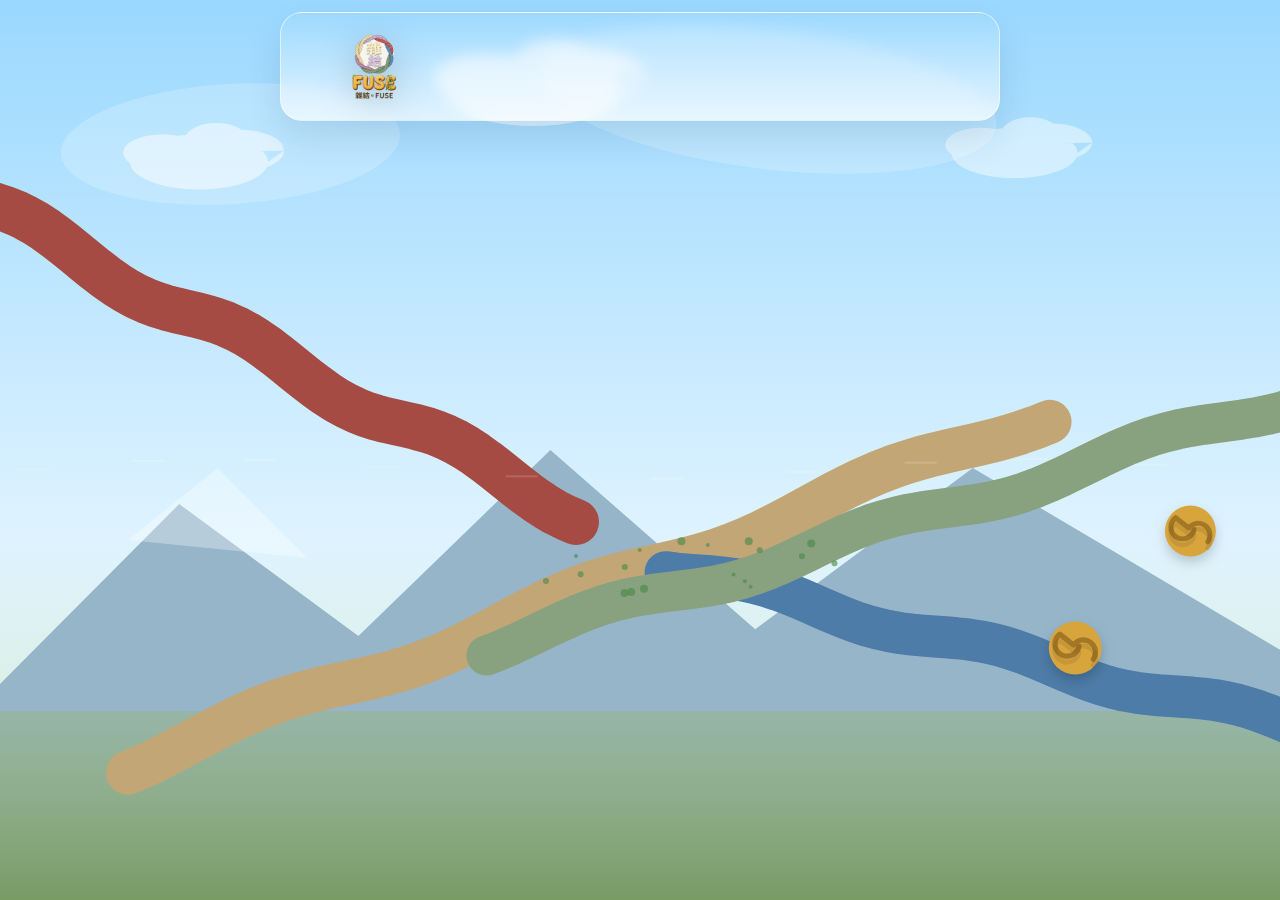
<file: index.html>
<!DOCTYPE html>
<html lang="en">
<head>
  <meta charset="UTF-8">
  <meta name="viewport" content="width=device-width, initial-scale=1.0">
  <title>Home</title>
  <!-- Load jQuery CDN -->
  <script src="https://code.jquery.com/jquery-3.7.1.min.js"></script>
  <script src="index.js"></script>
  <link rel="stylesheet" href="style.css">
  <link rel="icon" href="FUSE_logo_v6.png" type="image/png">
</head>
<body>

  <div id="landingIntro" aria-hidden="true">
    <div class="landing-badge">CityHunt</div>
    <h1 class="landing-title">Welcome Back</h1>
    <p class="landing-subtitle">Your mission is loading</p>
    <div class="landing-loader" aria-hidden="true">
      <span></span>
      <span></span>
      <span></span>
    </div>
  </div>

  <canvas id="bgCanvas" aria-hidden="true"></canvas>
  <header class="site-header">
    <div class="brand-logo-wrap" id="brandLogoWrap">
      <img
        style="max-width: 50%; height: auto;"
        class="brand-logo"
        src="FUSE_logo_v6.png"
        alt="CityHunt FUSE logo"
        onerror="document.getElementById('brandLogoWrap').style.display='none'"
      >
    </div>
  </header>
  <div class="card">
    <div class="tab-bar" role="tablist" aria-label="CityHunt sections">
      <button type="button" class="tab-btn is-active" data-tab="mission" role="tab" aria-selected="true">主頁</button>
      <button type="button" class="tab-btn" data-tab="rules" role="tab" aria-selected="false">注意事項</button>
    </div>

    <div class="tab-panel is-active" id="missionPanel" role="tabpanel">
      <!-- NEW: Live Countdown & Game Status Widget -->
      <div class="status-card" role="region" aria-label="Game status and countdown">
        <div class="status-header">
          <span class="pulse-dot" aria-hidden="true"></span>
          <span id="statusTitle" class="status-title">Loading Status...</span>
        </div>
        <div class="countdown-container" id="countdownContainer">
          <div class="time-block">
            <span id="hours">00</span>
            <label>小時</label>
          </div>
          <span class="colon">:</span>
          <div class="time-block">
            <span id="minutes">00</span>
            <label>分鐘</label>
          </div>
          <span class="colon">:</span>
          <div class="time-block">
            <span id="seconds">00</span>
            <label>秒</label>
          </div>
        </div>
        <p id="statusMessage" class="status-msg">Connecting to game server...</p>
      </div>
      <div class="mission-card">
        <p class="mission-label">CITYHUNT</p>
        <h2>任務牆</h2>
        <p class="mission-copy">Tap below to open the mission board.</p>
        <button type="button" class="mission-enter-btn">進入任務牆</button>
      </div>
      <div class="emergency-card" role="note" aria-label="Emergency contact information">
        <h2>玩緊遊戲有需要幫手？</h2>
        <p class="emergency-copy">如果係一般問題或者有疑問，請先喺 Whatsapp Group 問。</p>
        <p class="emergency-copy">如果有危險或者緊急情況，請即刻聯絡區牧或者撥打牧區電話。</p>
        <div class="emergency-details-row">
          <span class="emergency-detail">一般問題：Whatsapp Group 問</span>
          <span class="emergency-detail">緊急情況：打俾區牧</span>
        </div>
      </div>
    </div>

    <div class="tab-panel" id="rulesPanel" role="tabpanel" hidden>
      <div class="rules-card">
        <h2>City Hunt 遊戲規則</h2>
        <p>歡迎來到驚險刺激的 City Hunt ！本遊戲將帶領各位走出戶外，結合團隊合作、智慧與實地探索。</p>
        <p>請所有兄弟姐妹詳細閱讀以下規則：</p>
        <h3>一 裝備</h3>
        <ul>
          <li><strong>實體道具：</strong>每隊將獲得一份物資包（內含濕紙巾,道具等）。<h5>注意：在遊戲正式開始前，請勿提前打開各任務點的任務卡，以免失去游戲樂趣。</h5></li>
          <li><strong>電子設備：</strong>出發前確保手機電量充足，並建議攜帶行動電源。</li>
        </ul>
        <br>
        <h3>二 注意事項與安全守則</h3>
        <ol>
          <li><strong>安全第一：</strong>戶外尋寶難免行經街道，過馬路時請務必遵守交通號誌、注意來往車輛。切勿邊走邊看手機或盲目奔跑。</li>
          <li><strong>活動範圍：</strong>本次活動主要範圍集中在大水坑、恆安、馬鞍山和烏溪沙市區，請勿離開上述範圍以及進入未開放區域和其他過於偏僻的地方。</li>
          <li><strong>交通：</strong>組員可乘坐港鐵、巴士、踏單車或步行以前往各檢查點。如要使用單車，請 <strong>自行租借</strong>。行駛和步行期間請<strong>遵守運輸署《道路使用者守則》</strong>，注意安全。
</li>
          <li><strong>活動須知：</strong>使用公共設施或在特定檢查點進行任務時，請勿打擾及阻礙公眾，免生誤會。</li>
          <li><strong>隨身物品：</strong>請各位務必保管好自己的財物。活動期間請各位帶備足夠的清水、防蚊用品、雨傘、適量的金錢及隨身藥物。</li>
          <li><strong>健康管理</strong>天氣較為炎熱，請各位在活動期間適當地補充水份和定時前往陰涼處休息，量力而為。</li>
          <li><strong>突發應變</strong>如活動途中有任何組員身體不適或受傷，請通知活動負責人並聽從指示，如果情況嚴重，請報警求助。</li>
        </ol>
      </div>
    </div>
  </div>
</body>
</html>
</file>
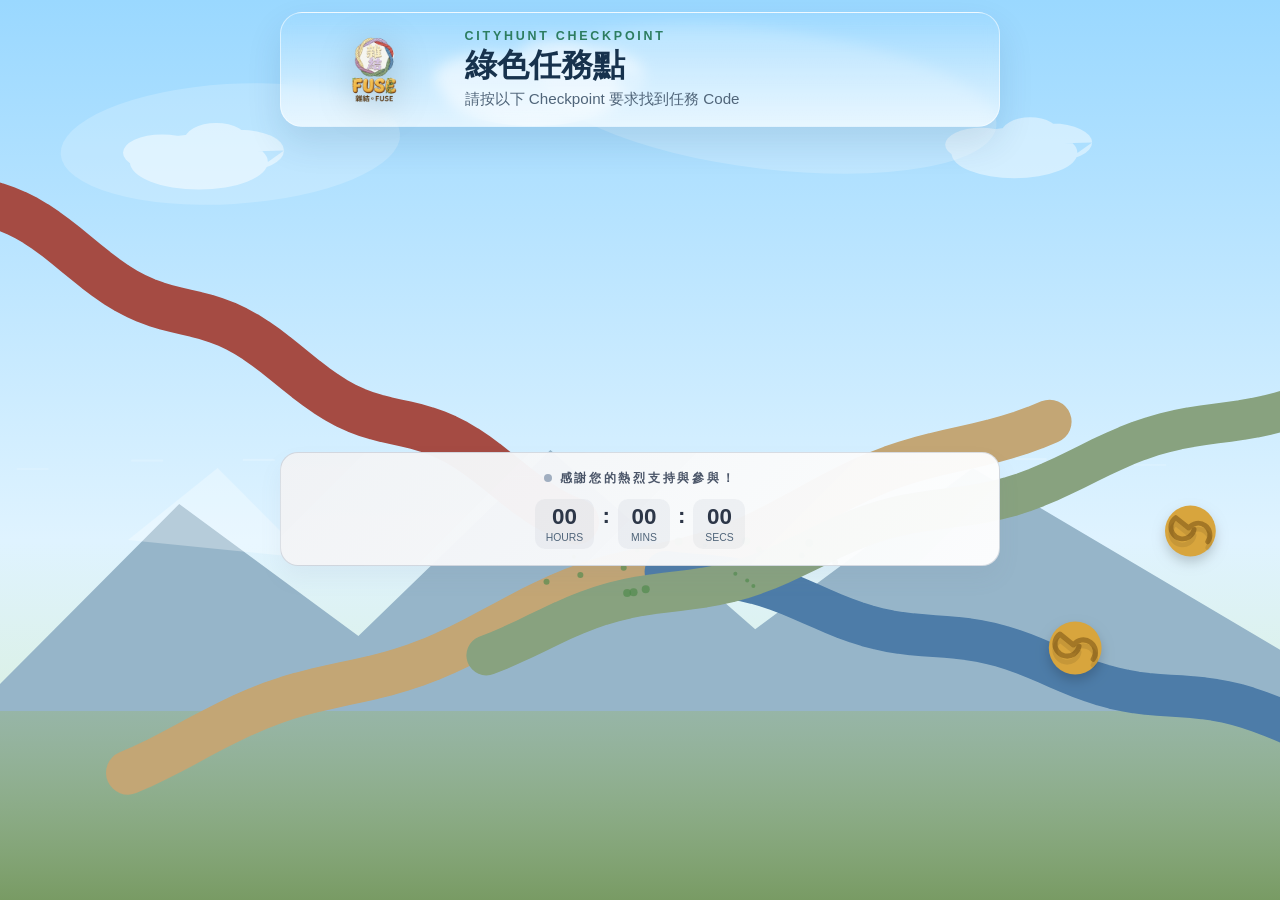
<file: checkpoint/index.html>
<!DOCTYPE html>
<html lang="en">
<head>
  <meta charset="UTF-8">
  <meta name="viewport" content="width=device-width, initial-scale=1.0">
  <title>Checkpoint</title>
  <!-- Load jQuery CDN -->
  <script src="https://code.jquery.com/jquery-3.7.1.min.js"></script>
  <script crossorigin src="../index.js"></script>
  <link rel="stylesheet" crossorigin href="../style.css">
  <link rel="icon" href="../FUSE_logo_v6.png" type="image/png">
</head>
<body class="checkpoint-page">


    <div id="landingIntro" aria-hidden="true">
        <div class="landing-badge">CityHunt</div>
        <h1 class="landing-title">Checkpoint</h1>
        <p class="landing-subtitle">Your mission is loading</p>
        <div class="landing-loader" aria-hidden="true">
            <span></span>
            <span></span>
            <span></span>
        </div>
    </div>
  <canvas id="bgCanvas" aria-hidden="true"></canvas>

  <header class="site-header">
    <div class="brand-logo-wrap" id="brandLogoWrap">
      <a href="/" >
        <img
          style="max-width: 50%; height: auto;"
          class="brand-logo"
          src="../FUSE_logo_v6.png"
          alt="CityHunt FUSE logo"
          onerror="document.getElementById('brandLogoWrap').style.display='none'"
        >
      </a>
    </div>
    <div class="header-copy">
      <p class="header-kicker">CityHunt Checkpoint</p>
      <h1>綠色任務點</h1>
      <p class="header-subtitle">請按以下 Checkpoint 要求找到任務 Code</p>
    </div>
  </header>

  <!-- Floating Live Countdown & Game Status Widget -->
  <div class="status-card state-pending floating-status">
    <div class="status-header">
      <span class="pulse-dot"></span>
      <span class="status-title" id="statusMessage">距離遊戲開始還有 (Starts in):</span>
    </div>
    <div class="countdown-container">
      <div class="time-block">
        <span id="hours">00</span>
        <label>Hours</label>
      </div>
      <span class="colon">:</span>
      <div class="time-block">
        <span id="minutes">00</span>
        <label>Mins</label>
      </div>
      <span class="colon">:</span>
      <div class="time-block">
        <span id="seconds">00</span>
        <label>Secs</label>
      </div>
    </div>
  </div>

  <div class="card checkpoint-card">
    
    <!-- FORM VIEW (Normal state) -->
    <div id="formView">
      <img id="imgId">
      <p id="contextId" class="subtitle"></p>
      <form id="passwordForm">
        <input 
          type="password" 
          id="passwordInput" 
          placeholder="Enter code..." 
          required 
          autocomplete="off"
        />
        <div class="btn-group">
          <button type="button" class="btn-back backBtn">Go Back To Mission Board
        回到任務墻</button>
          <button type="submit" id="submitBtn" class="btn-submit">Submit</button>
        </div>
      </form>

      <p id="errorMessage" class="error-msg">Invalid code.</p>
    </div>
    <div id="notFoundView">
      <div class="error-icon">⚠️</div>
      <h2>找不到這個任務節點</h2>
      <p class="subtitle">您所要找的任務可能不存在，或已經失效。<p id="missingId"></p></p>
      <button type="button" class="btn-back backBtn" style="width: 100%;">Go Back To Mission Board
        回到任務墻
      </button>
    </div>
  </div>
</body>
</html>
</file>
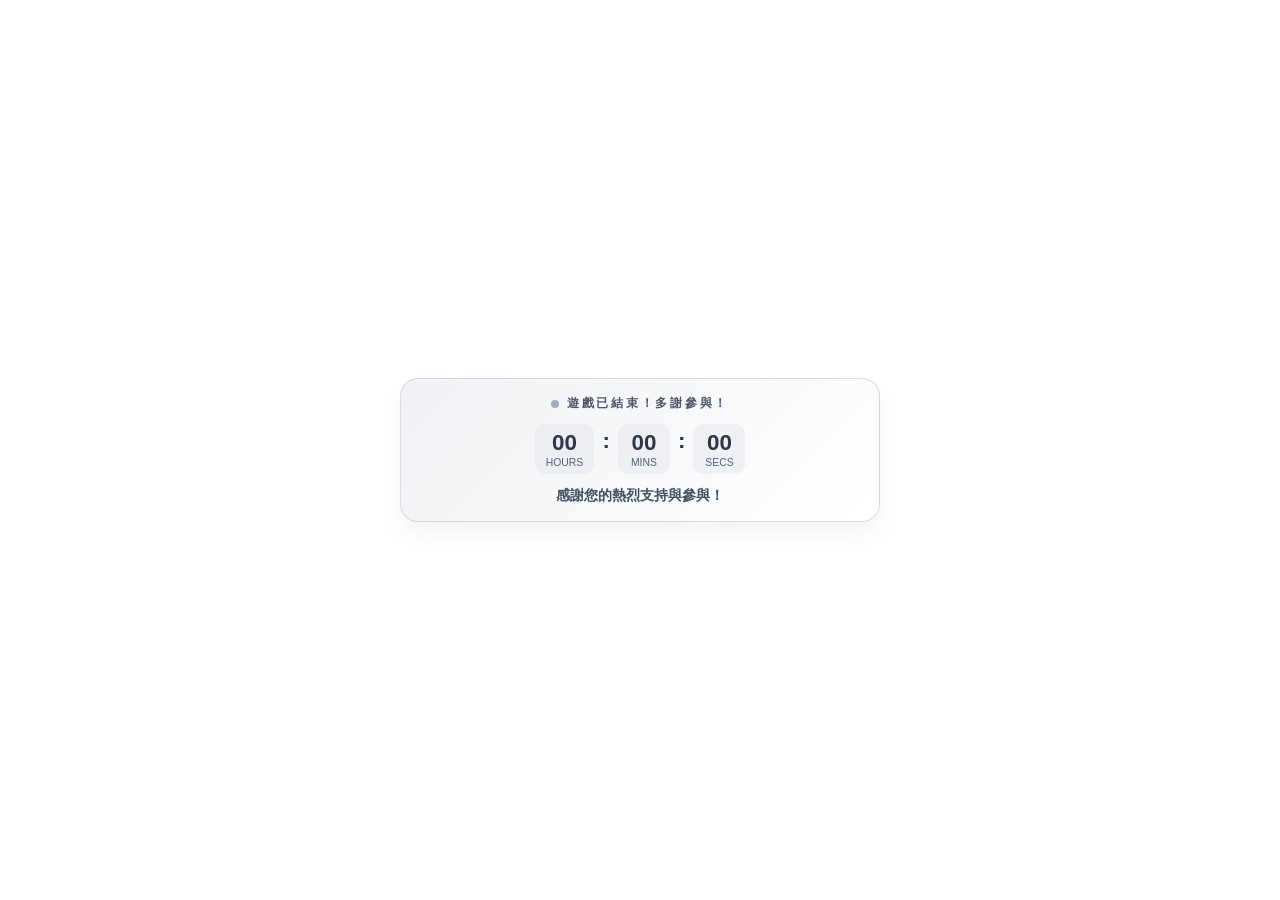
<file: widget/index.html>
<!DOCTYPE html>
<html lang="en">
<head>
    <meta charset="UTF-8">
    <meta name="viewport" content="width=device-width, initial-scale=1.0">
    <title>Live Countdown & Game Status Widget</title>
    <link rel="stylesheet" href="style.css">
</head>
<body class="widget-page">

    <div id="statusCard" class="status-card state-pending">
        <div class="status-header">
            <div class="pulse-dot"></div>
            <span id="statusTitle" class="status-title">Loading Status...</span>
        </div>
        
        <div class="countdown-container">
            <div class="time-block">
                <span id="hoursVal">00</span>
                <label>Hours</label>
            </div>
            <div class="colon">:</div>
            <div class="time-block">
                <span id="minsVal">00</span>
                <label>Mins</label>
            </div>
            <div class="colon">:</div>
            <div class="time-block">
                <span id="secsVal">00</span>
                <label>Secs</label>
            </div>
        </div>

        <div id="statusMsg" class="status-msg">Connecting to game server...</div>
    </div>

    <script src="index.js"></script>
</body>
</html>
</file>
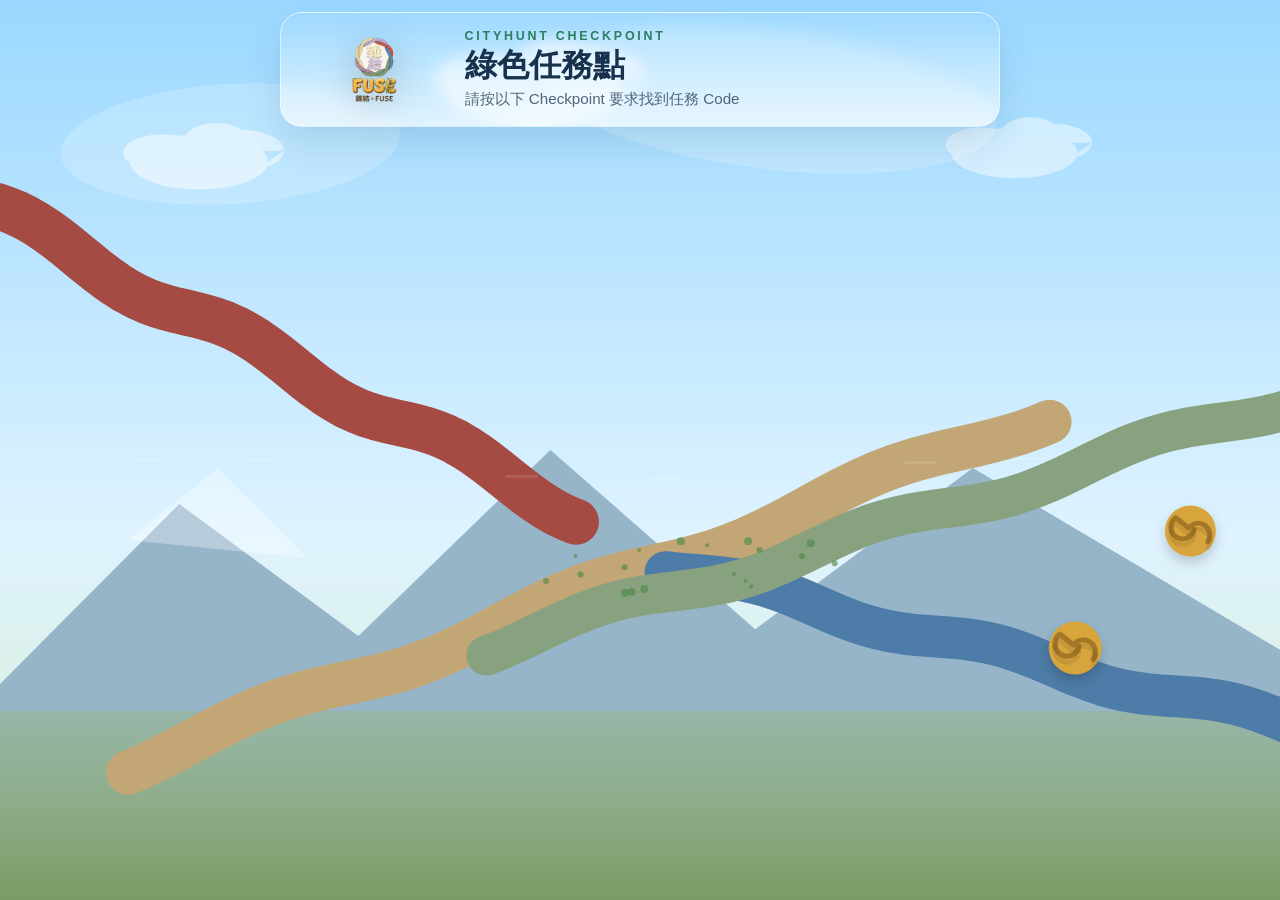
<file: checkpoint.html>
<!DOCTYPE html>
<html lang="en">
<head>
  <meta charset="UTF-8">
  <meta name="viewport" content="width=device-width, initial-scale=1.0">
  <title>Protected Access</title>
  <!-- Load jQuery CDN -->
  <script src="https://code.jquery.com/jquery-3.7.1.min.js"></script>
  <script crossorigin src="index.js"></script>
  <link rel="stylesheet" crossorigin href="style.css">
</head>
<body>


    <div id="landingIntro" aria-hidden="true">
        <div class="landing-badge">CityHunt</div>
        <h1 class="landing-title">Checkpoint</h1>
        <p class="landing-subtitle">Your mission is loading</p>
        <div class="landing-loader" aria-hidden="true">
            <span></span>
            <span></span>
            <span></span>
        </div>
    </div>
  <canvas id="bgCanvas" aria-hidden="true"></canvas>

  <header class="site-header">
    <div class="brand-logo-wrap" id="brandLogoWrap">
      <img
        style="max-width: 50%; height: auto;"
        class="brand-logo"
        src="FUSE_logo_v6.png"
        alt="CityHunt FUSE logo"
        onerror="document.getElementById('brandLogoWrap').style.display='none'"
      >
    </div>
    <div class="header-copy">
      <p class="header-kicker">CityHunt Checkpoint</p>
      <h1>綠色任務點</h1>
      <p class="header-subtitle">請按以下 Checkpoint 要求找到任務 Code</p>
    </div>
  </header>

  <div class="card checkpoint-card">
    <!-- FORM VIEW (Normal state) -->
    <div id="formView">
      <p class="subtitle">Enter code for this Checkpoint</p>

      <form id="passwordForm">
        <input 
          type="password" 
          id="passwordInput" 
          placeholder="Enter code..." 
          required 
          autocomplete="off"
        />
        <div class="btn-group">
          <button type="button" class="btn-back backBtn">Back</button>
          <button type="submit" id="submitBtn" class="btn-submit">Submit</button>
        </div>
      </form>

      <p id="errorMessage" class="error-msg">Invalid code.</p>
    </div>
    <div id="notFoundView">
      <div class="error-icon">⚠️</div>
      <h2>找不到這個任務節點</h2>
      <p class="subtitle">您所要找的任務可能不存在，或已經失效。</p>
      <button type="button" class="btn-back backBtn" style="width: 100%;">Go Back To Mission Board
        回到任務墻
      </button>
    </div>
  </div>
</body>
</html>
</file>
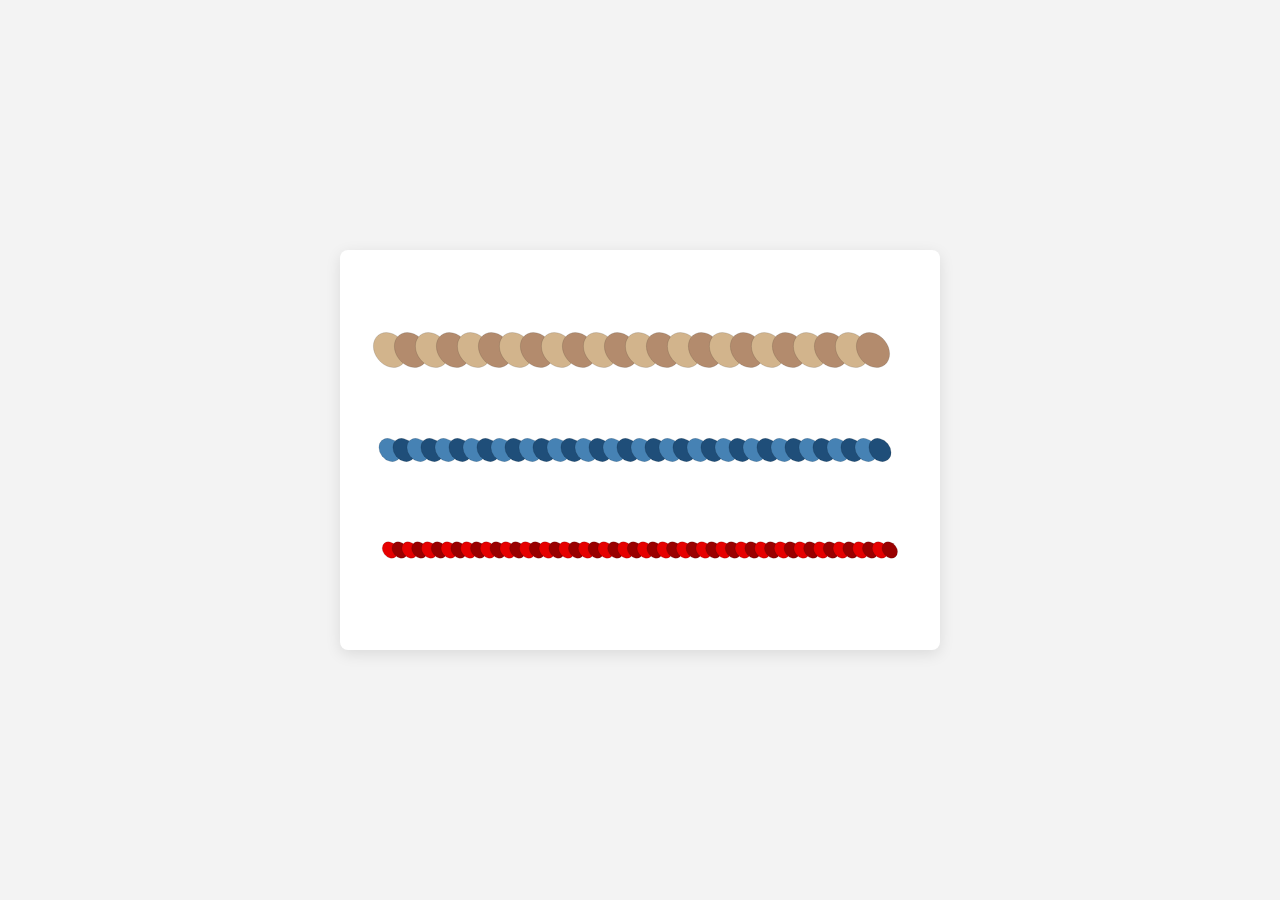
<file: test.html>
<!DOCTYPE html>
<html lang="en">
<head>
    <meta charset="UTF-8">
    <meta name="viewport" content="width=device-width, initial-scale=1.0">
    <title>Canvas Rope Design</title>
    <style>
        body { margin: 0; background: #f3f3f3; display: flex; justify-content: center; align-items: center; height: 100vh; }
        canvas { background: #ffffff; box-shadow: 0 4px 15px rgba(0,0,0,0.1); border-radius: 8px; }
    </style>
</head>
<body>

<canvas id="ropeCanvas" width="600" height="400"></canvas>

<script>
const canvas = document.getElementById('ropeCanvas');
const ctx = canvas.getContext('2d');

/**
 * Draws a realistic twisted rope between two points
 */
function drawRope(startX, startY, endX, endY, thickness, color1, color2) {
    // Calculate distance and vector angle
    const dx = endX - startX;
    const dy = endY - startY;
    const distance = Math.sqrt(dx * dx + dy * dy);
    const angle = Math.atan2(dy, dx);

    ctx.save();
    // Move origin to start point and rotate to match rope direction
    ctx.translate(startX, startY);
    ctx.rotate(angle);

    // Determine sizing of individual thread segments
    const segmentLength = thickness * 0.7; 
    const totalSegments = distance / segmentLength;

    for (let i = 0; i < totalSegments; i++) {
        const x = i * segmentLength;
        const y = 0;

        // Alternate strand colors to create depth
        ctx.fillStyle = (i % 2 === 0) ? color1 : color2;

        ctx.beginPath();
        // Draw an angled ellipse to simulate a twisted rope thread
        ctx.ellipse(x, y, segmentLength * 0.9, thickness / 2, Math.PI / 3.5, 0, 2 * Math.PI);
        ctx.fill();
        
        // Subtle outline for individual strand separation
        ctx.strokeStyle = 'rgba(0, 0, 0, 0.12)';
        ctx.lineWidth = 1;
        ctx.stroke();
    }

    ctx.restore();
}

// 1. Traditional Hemp Rope
drawRope(50, 100, 550, 100, 30, '#d2b48c', '#b38b6d'); 

// 2. Modern Blue Nylon Marine Rope
drawRope(50, 200, 550, 200, 20, '#4682b4', '#1f4e79'); 

// 3. Red Decorative Silk Cord
drawRope(50, 300, 550, 300, 14, '#e60000', '#990000');

</script>
</body>
</html>
</file>
<file: style.css>
* {
box-sizing: border-box;
margin: 0;
padding: 0;
font-family: -apple-system, BlinkMacSystemFont, "Segoe UI", Roboto, sans-serif;
}

body {
min-height: 100dvh;
display: flex;
align-items: flex-start;
justify-content: center;
background:
radial-gradient(circle at top, rgba(255, 255, 255, 0.7), transparent 40%),
linear-gradient(180deg, #bfe5ff 0%, #eaf6ff 48%, #d7f0c9 100%);
color: #333;
overflow-x: hidden;
overflow-y: auto;
position: relative;
padding: calc(1rem + env(safe-area-inset-top)) 1rem calc(1rem + env(safe-area-inset-bottom));
flex-direction: column;
gap: 1rem;
}

#landingIntro {
position: fixed;
inset: 0;
z-index: 3;
display: flex;
flex-direction: column;
align-items: center;
justify-content: center;
gap: 1rem;
text-align: center;
background:
radial-gradient(circle at top, rgba(255, 255, 255, 0.92), rgba(255, 255, 255, 0.3) 34%, transparent 70%),
linear-gradient(160deg, rgba(21, 67, 111, 0.9), rgba(56, 142, 116, 0.82));
backdrop-filter: blur(8px);
transition: opacity 0.75s ease, transform 0.75s ease;
}

#landingIntro.is-hidden {
opacity: 0;
transform: scale(1.04);
pointer-events: none;
}

.landing-badge {
padding: 0.45rem 1rem;
border-radius: 999px;
background: rgba(255, 255, 255, 0.2);
border: 1px solid rgba(255, 255, 255, 0.35);
color: #f7ffe8;
font-size: 0.8rem;
letter-spacing: 0.24em;
text-transform: uppercase;
animation: floatIn 0.8s ease both;
}

.landing-title {
font-size: clamp(2.2rem, 7vw, 5rem);
line-height: 0.95;
font-weight: 800;
letter-spacing: 0.02em;
color: #fff8e8;
text-shadow: 0 12px 30px rgba(0, 0, 0, 0.28);
animation: titleRise 1s cubic-bezier(0.16, 1, 0.3, 1) both;
}

.landing-subtitle {
font-size: clamp(0.95rem, 2.2vw, 1.1rem);
color: rgba(255, 255, 255, 0.88);
letter-spacing: 0.14em;
text-transform: uppercase;
animation: floatIn 1s ease 0.25s both;
}

.landing-loader {
display: flex;
gap: 0.55rem;
margin-top: 0.4rem;
}

.landing-loader span {
width: 0.7rem;
height: 0.7rem;
border-radius: 999px;
background: #fff4c6;
box-shadow: 0 0 20px rgba(255, 244, 198, 0.8);
animation: pulseDot 1.1s infinite ease-in-out;
}

.landing-loader span:nth-child(2) {
animation-delay: 0.15s;
}

.landing-loader span:nth-child(3) {
animation-delay: 0.3s;
}

#bgCanvas {
position: fixed;
inset: 0;
width: 100vw;
height: 100vh;
display: block;
z-index: 0;
pointer-events: none;
}

.card {
position: relative;
z-index: 1;
display: none;
background: #ffffff;
padding: 1.25rem;
border-radius: 12px;
box-shadow: 0 10px 25px rgba(0, 0, 0, 0.08);
width: min(100%, 720px);
max-width: 760px;
min-width: min(92vw, 520px);
text-align: center;
margin-inline: auto;
margin-top: 8.5rem;
margin-bottom: 1rem;
}

.site-header {
position: fixed;
top: max(0.75rem, env(safe-area-inset-top));
left: 50%;
transform: translateX(-50%);
z-index: 2;
width: min(calc(100% - 1.5rem), 720px);
padding: 1rem 1.1rem;
border-radius: 22px;
display: flex;
align-items: center;
gap: 1rem;
background: linear-gradient(0deg, rgba(255, 255, 255, 0.65), rgba(255, 255, 255, 0.01));
border: 1px solid rgba(255, 255, 255, 0.55);
box-shadow: 0 16px 35px rgba(18, 61, 96, 0.12);
backdrop-filter: blur(7px);
transition: padding 0.22s ease, box-shadow 0.22s ease, backdrop-filter 0.22s ease, width 0.22s ease, top 0.22s ease, border-radius 0.22s ease;
will-change: padding, width, top;
}

.site-header.is-compact {
padding: 0.65rem 0.9rem;
border-radius: 18px;
box-shadow: 0 12px 24px rgba(18, 61, 96, 0.15);
backdrop-filter: blur(14px);
width: min(calc(100% - 2rem), 680px);
top: max(0.45rem, env(safe-area-inset-top));
}

.header-copy {
flex: 1;
text-align: left;
}

.header-kicker {
font-size: 0.78rem;
font-weight: 700;
letter-spacing: 0.22em;
text-transform: uppercase;
color: #2d7d61;
margin-bottom: 0.35rem;
}

.header-copy h1 {
font-size: clamp(1.45rem, 3vw, 2rem);
line-height: 1.05;
color: #17324d;
margin-bottom: 0.35rem;
transition: font-size 0.22s ease, margin-bottom 0.22s ease;
}

.header-subtitle {
font-size: 0.95rem;
line-height: 1.45;
color: #50657a;
max-width: 46ch;
transition: opacity 0.18s ease, max-height 0.18s ease, margin 0.18s ease, transform 0.18s ease;
}

.brand-logo-wrap, .brand-logo-wrap a {
display: flex;
justify-content: center;
margin: 0;
flex: 0 0 auto;
}

.brand-logo {
width: min(22vw, 150px);
height: auto;
display: block;
filter: drop-shadow(0 8px 18px rgba(0, 0, 0, 0.18));
transition: width 0.22s ease, opacity 0.18s ease, transform 0.22s ease;
}

.padlet-embed {
width: 100% !important;
max-width: 100% !important;
height: min(72vh, 560px) !important;
}

.padlet-embed iframe {
width: 100% !important;
height: 100% !important;
display: block;
}

.tab-bar {
display: inline-flex;
gap: 0.5rem;
padding: 0.35rem;
border-radius: 999px;
background: rgba(12, 29, 48, 0.06);
margin-bottom: 1rem;
}

.tab-btn {
min-width: 110px;
padding: 0.75rem 1.1rem;
border-radius: 999px;
background: transparent;
color: #4b4f56;
transition: transform 0.2s ease, background-color 0.2s ease, color 0.2s ease, box-shadow 0.2s ease;
}

.tab-btn:hover {
transform: translateY(-1px);
background: rgba(255, 255, 255, 0.7);
}

.tab-btn.is-active {
background: linear-gradient(135deg, #16436e, #2d7d61);
color: #ffffff;
box-shadow: 0 8px 18px rgba(18, 61, 96, 0.24);
}

.tab-panel {
display: none;
}

.tab-panel.is-active {
display: block;
}

.rules-card {
max-width: 560px;
margin: 0 auto;
padding: 1.2rem 1rem 0.5rem;
text-align: left;
}

.mission-card {
max-width: 560px;
margin: 0 auto;
padding: 1.2rem 1rem 0.75rem;
display: grid;
gap: 0.85rem;
text-align: left;
}

.mission-label {
font-size: 0.78rem;
font-weight: 700;
letter-spacing: 0.22em;
text-transform: uppercase;
color: #2d7d61;
}

.mission-card h2 {
font-size: 1.8rem;
margin-bottom: 0;
color: #17324d;
}

.mission-copy {
color: #405264;
line-height: 1.5;
}

.mission-enter-btn {
justify-self: start;
padding: 0.95rem 1.2rem;
border-radius: 999px;
background: linear-gradient(135deg, #16436e, #2d7d61);
color: #fff;
box-shadow: 0 12px 24px rgba(18, 61, 96, 0.24);
}

.mission-enter-btn:hover {
transform: translateY(-1px);
background: linear-gradient(135deg, #13395d, #276f56);
}

/* --- Combined Emergency & Utility Card Styles --- */
.emergency-card {
    position: relative;
    max-width: 560px;
    margin: 0.85rem auto 0;
    padding: 1.05rem 1rem 1rem;
    display: grid;
    gap: 0.75rem;
    text-align: left;
    border-radius: 18px;
    background: linear-gradient(135deg, rgba(255, 245, 237, 0.98), rgba(255, 255, 255, 0.96));
    border: 1px solid rgba(226, 132, 64, 0.24);
    box-shadow: 0 12px 22px rgba(152, 93, 44, 0.12);
}

.emergency-header-row {
    display: flex;
    align-items: flex-start;
    justify-content: space-between;
    gap: 0.5rem;
}

.emergency-label {
    font-size: 0.78rem;
    font-weight: 700;
    letter-spacing: 0.22em;
    text-transform: uppercase;
    color: #b85a2c;
}

.emergency-card h2 {
    font-size: 1.35rem;
    margin-bottom: 0;
    color: #7b3c17;
}

.emergency-copy {
    color: #5e4a3f;
    line-height: 1.5;
}

.emergency-details-row {
    display: flex;
    flex-wrap: wrap;
    gap: 0.5rem;
    align-items: center;
}

.emergency-detail {
    display: inline-flex;
    width: fit-content;
    padding: 0.45rem 0.75rem;
    border-radius: 999px;
    background: rgba(184, 90, 44, 0.12);
    color: #9d451b;
    font-weight: 700;
    letter-spacing: 0.06em;
    font-size: 0.9rem;
}

.emergency-whatsapp-btn {
    display: inline-flex;
    align-items: center;
    gap: 0.4rem;
    padding: 0.45rem 0.85rem;
    border-radius: 999px;
    background: rgba(37, 211, 102, 0.15);
    color: #075e54;
    font-weight: 600;
    font-size: 0.9rem;
    text-decoration: none;
    transition: background 0.2s ease;
}

.emergency-whatsapp-btn:hover {
    background: rgba(37, 211, 102, 0.25);
}

.site-header.is-compact .brand-logo {
width: min(18vw, 120px);
transform: translateY(-1px);
}

.site-header.is-compact .header-kicker {
margin-bottom: 0.2rem;
}

.site-header.is-compact .header-copy h1 {
font-size: clamp(1.2rem, 2.5vw, 1.6rem);
margin-bottom: 0.15rem;
}

.site-header.is-compact .header-subtitle {
opacity: 0.72;
max-height: 2.2em;
transform: translateY(-1px);
}



/* --- Live Countdown & Game Status Widget Styles --- */
.status-card {
  max-width: 560px;
  margin: 0 auto 1rem auto;
  padding: 1.05rem 1rem 1rem;
  display: grid;
  gap: 0.75rem;
  text-align: center;
  border-radius: 18px;
  background: linear-gradient(135deg, rgba(235, 248, 255, 0.98), rgba(255, 255, 255, 0.96));
  border: 1px solid rgba(45, 125, 97, 0.24);
  box-shadow: 0 12px 22px rgba(22, 67, 110, 0.08);
}
/* --- Floating Live Countdown & Game Status Widget Styles (Only applies on checkpoint page) --- */
.checkpoint-page {
  /* Add top padding to the body equal to the height of the fixed header plus spacing */
  padding-top: calc(150px + env(safe-area-inset-top));
}

.checkpoint-page .site-header {
  position: fixed;
  top: max(0.75rem, env(safe-area-inset-top));
}

.checkpoint-page .status-card {
  position: sticky;
  /* Sticks right below the expanded header (adjust pixels if needed depending on header height) */
  top: calc(20px + env(safe-area-inset-top));
  z-index: 2;
  width: min(100%, 720px);
  max-width: 760px;
  min-width: min(92vw, 520px);
  margin: 0 auto 1rem auto;
  padding: 1.05rem 1rem 1rem;
  display: grid;
  gap: 0.75rem;
  text-align: center;
  border-radius: 18px;
  background: linear-gradient(135deg, rgba(235, 248, 255, 0.98), rgba(255, 255, 255, 0.96));
  border: 1px solid rgba(45, 125, 97, 0.24);
  box-shadow: 0 12px 22px rgba(22, 67, 110, 0.08);
}

.checkpoint-page .checkpoint-card {
  width: min(100%, 720px);
  max-width: 760px;
  min-width: min(92vw, 520px);
  margin-top: 0.85rem !important;
}

/* Base styles shared across pages */
.status-header {
  display: flex;
  align-items: center;
  justify-content: center;
  gap: 0.5rem;
}

.status-title {
  font-size: 0.78rem;
  font-weight: 700;
  letter-spacing: 0.22em;
  text-transform: uppercase;
  color: #2d7d61;
}

.pulse-dot {
  width: 8px;
  height: 8px;
  border-radius: 50%;
  background-color: #2d7d61;
  box-shadow: 0 0 0 rgba(45, 125, 97, 0.4);
  animation: livePulse 1.5s infinite;
}

.countdown-container {
  display: flex;
  align-items: center;
  justify-content: center;
  gap: 0.5rem;
}

.time-block {
  display: flex;
  flex-direction: column;
  align-items: center;
  background: rgba(22, 67, 110, 0.06);
  padding: 0.4rem 0.7rem;
  border-radius: 10px;
  min-width: 52px;
}

.time-block span {
  font-size: 1.4rem;
  font-weight: 800;
  color: #17324d;
  line-height: 1.1;
}

.time-block label {
  font-size: 0.65rem;
  color: #50657a;
  text-transform: uppercase;
  margin-top: 0.1rem;
}

.colon {
  font-size: 1.4rem;
  font-weight: 800;
  color: #17324d;
  margin-bottom: 1rem;
}



/* --- Dynamic Status Card Color Themes --- */
.status-card.state-pending {
  background: linear-gradient(135deg, rgba(255, 243, 243, 0.98), rgba(255, 255, 255, 0.96));
  border: 1px solid rgba(229, 62, 62, 0.3);
  box-shadow: 0 12px 22px rgba(229, 62, 62, 0.08);
}

.status-card.state-pending + .mission-card {
  display: none;
}
.status-card.state-pending .status-title { color: #c53030; }
.status-card.state-pending .pulse-dot { background-color: #e53e3e; animation: none; }
.status-card.state-pending .time-block { background: rgba(229, 62, 62, 0.06); }
.status-card.state-pending .time-block span,
.status-card.state-pending .colon { color: #9b2c2c; }

.status-card.state-live {
  background: linear-gradient(135deg, rgba(238, 255, 235, 0.98), rgba(255, 255, 255, 0.96));
  border: 1px solid rgba(56, 142, 60, 0.35);
  box-shadow: 0 12px 22px rgba(46, 125, 50, 0.12);
}
.status-card.state-live .status-title { color: #2e7d32; }
.status-card.state-live .pulse-dot { background-color: #4caf50; animation: livePulse 1s infinite; }
.status-card.state-live .time-block { background: rgba(56, 142, 60, 0.08); }
.status-card.state-live .time-block span,
.status-card.state-live .colon { color: #1b5e20; }

.status-card.state-urgent {
  background: linear-gradient(135deg, rgba(255, 251, 230, 0.98), rgba(255, 255, 255, 0.96));
  border: 1px solid rgba(214, 158, 46, 0.4);
  box-shadow: 0 12px 22px rgba(214, 158, 46, 0.15);
}
.status-card.state-urgent .status-title { color: #b7791f; }
.status-card.state-urgent .pulse-dot { background-color: #d69e2e; animation: urgentPulse 0.6s infinite; }
.status-card.state-urgent .time-block { background: rgba(214, 158, 46, 0.08); }
.status-card.state-urgent .time-block span,
.status-card.state-urgent .colon { color: #975a16; }

.status-card.state-return {
  background: linear-gradient(135deg, rgba(255, 243, 243, 0.98), rgba(255, 255, 255, 0.96));
  border: 1px solid rgba(229, 62, 62, 0.4);
  box-shadow: 0 12px 22px rgba(229, 62, 62, 0.15);
}
.status-card.state-return .status-title { color: #c53030; }
.status-card.state-return .pulse-dot { background-color: #e53e3e; animation: returnPulse 0.6s infinite; }
.status-card.state-return .time-block { background: rgba(229, 62, 62, 0.08); }
.status-card.state-return .time-block span,
.status-card.state-return .colon { color: #9b2c2c; }

.status-card.state-ended {
  background: linear-gradient(135deg, rgba(240, 242, 245, 0.98), rgba(255, 255, 255, 0.96));
  border: 1px solid rgba(113, 128, 150, 0.25);
  box-shadow: 0 12px 22px rgba(113, 128, 150, 0.08);
}
.status-card.state-ended .status-title { color: #4a5568; }
.status-card.state-ended .pulse-dot { background-color: #a0aec0; animation: none; }
.status-card.state-ended .time-block { background: rgba(113, 128, 150, 0.08); }
.status-card.state-ended .time-block span,
.status-card.state-ended .colon { color: #2d3748; }

@keyframes livePulse {
  0% { transform: scale(0.95); box-shadow: 0 0 0 0 rgba(45, 125, 97, 0.7); }
  70% { transform: scale(1); box-shadow: 0 0 0 6px rgba(45, 125, 97, 0); }
  100% { transform: scale(0.95); box-shadow: 0 0 0 0 rgba(45, 125, 97, 0); }
}

@keyframes urgentPulse {
  0% { transform: scale(0.9); box-shadow: 0 0 0 0 rgba(214, 158, 46, 0.8); }
  70% { transform: scale(1.1); box-shadow: 0 0 0 8px rgba(214, 158, 46, 0); }
  100% { transform: scale(0.9); box-shadow: 0 0 0 0 rgba(214, 158, 46, 0); }
}

@keyframes returnPulse {
  0% { transform: scale(0.9); box-shadow: 0 0 0 0 rgba(229, 62, 62, 0.8); }
  70% { transform: scale(1.1); box-shadow: 0 0 0 8px rgba(229, 62, 62, 0); }
  100% { transform: scale(0.9); box-shadow: 0 0 0 0 rgba(229, 62, 62, 0); }
}

@media (max-width: 720px) {
  .checkpoint-page .status-card {
    margin-top: clamp(12rem, 26vw, 13rem);
  }
  .checkpoint-page {
    padding-top: calc(270px + env(safe-area-inset-top));
  }
  
  .checkpoint-page .site-header {
    top: max(0.75rem, env(safe-area-inset-top));
  }

  .checkpoint-page .status-card {
    /* Adjust sticky top offset for mobile stacked header */
    margin-top: 0;
  }
}

.rules-card h2 {
font-size: 1.8rem;
margin-bottom: 0.75rem;
color: #17324d;
}

.rules-card ul, .rules-card ol {
padding-left: 1.2rem;
display: grid;
gap: 0.75rem;
color: #405264;
line-height: 1.5;
}

h2 {
margin-bottom: 0.5rem;
font-size: 1.5rem;
}

.subtitle {
color: #666;
font-size: 0.9rem;
margin-bottom: 1.5rem;
}

input[type="password"] {
width: 100%;
padding: 0.75rem 1rem;
border: 1px solid #ccc;
border-radius: 6px;
font-size: 1rem;
margin-bottom: 1rem;
outline: none;
transition: border-color 0.20s;
}

input[type="password"]:focus {
border-color: #0066ff;
}

/* Button Group for Submit + Back */
.btn-group {
display: flex;
gap: 0.75rem;
}

input[type="password"],
button {
min-height: 48px;
}

button {
flex: 1;
padding: 0.75rem;
border: none;
border-radius: 6px;
font-size: 1rem;
font-weight: 600;
cursor: pointer;
transition: background-color 0.20s, border-color 0.20s;
}

.btn-submit {
background-color: #0066ff;
color: white;
}

.btn-submit:hover {
background-color: #0052cc;
}

.btn-back {
background-color: #e4e6eb;
color: #4b4f56;
}

.btn-back:hover {
background-color: #d8dadf;
}

.error-msg {
color: #e53e3e;
font-size: 0.85rem;
margin-top: 1rem;
display: none;
}

#imgId {
    width: 100%;
    max-width: 350px;
}
/* Error View Container */
#notFoundView {
display: none;
}

.error-icon {
font-size: 3rem;
margin-bottom: 1rem;
}

@keyframes titleRise {
0% {
opacity: 0;
transform: translateY(26px) scale(0.94);
filter: blur(10px);
}
100% {
opacity: 1;
transform: translateY(0) scale(1);
filter: blur(0);
}
}

@keyframes floatIn {
0% {
opacity: 0;
transform: translateY(16px);
}
100% {
opacity: 1;
transform: translateY(0);
}
}

@keyframes pulseDot {
0%, 80%, 100% {
transform: translateY(0) scale(0.72);
opacity: 0.55;
}
40% {
transform: translateY(-8px) scale(1);
opacity: 1;
}
}

@media (max-width: 720px) {
body {
padding: calc(0.75rem + env(safe-area-inset-top)) 0.75rem calc(0.75rem + env(safe-area-inset-bottom));
gap: 0.75rem;
}

.site-header {
top: max(2rem, env(safe-area-inset-top));
width: calc(100% - 1rem);
padding: 0.85rem;
border-radius: 18px;
flex-direction: column;
align-items: center;
text-align: center;
}



.header-copy {
text-align: center;
}

.card {
min-width: 0;
max-width: 100%;
padding: 0.9rem;
border-radius: 18px;
width: 100%;
margin-top: clamp(12rem, 28vw, 13.5rem);
}

.checkpoint-card {
width: 100%;
margin-top: clamp(18rem, 28vw, 13.5rem);
}
.brand-logo-wrap, .brand-logo-wrap a{
margin-bottom: 0;
}

.brand-logo {
width: min(62vw, 240px);
}

.tab-bar {
display: grid;
grid-template-columns: repeat(2, minmax(0, 1fr));
width: 100%;
border-radius: 18px;
padding: 0.3rem;
}

.tab-btn {
min-width: 0;
padding: 0.8rem 0.6rem;
font-size: 0.95rem;
}

.padlet-embed {
height: min(62vh, 460px) !important;
}

.rules-card {
padding: 1rem 0.2rem 0.25rem;
}

.emergency-card {
    padding: 0.95rem 0.85rem;
    margin-top: 0.75rem;
}

.rules-card h2 {
font-size: 1.45rem;
}

.rules-card ul, .rules-card ol {
padding-left: 1rem;
gap: 0.6rem;
font-size: 0.96rem;
}

#landingIntro {
padding: 1.5rem;
}

.landing-title {
font-size: clamp(2rem, 12vw, 3.8rem);
}

.landing-subtitle {
font-size: 0.9rem;
letter-spacing: 0.08em;
}

.btn-group {
flex-direction: column;
}

button {
padding: 0.9rem;
}
}
@media (max-height: 500px) {
.card {
    margin-top: clamp(8.75rem, 16vh, 10rem);
}
.checkpoint-card {
    margin-top: clamp(18rem, 16vh, 10rem);
}
}
@media (max-width: 420px) {
.card {
padding: 0.75rem;
border-radius: 16px;
margin-top: 11rem;
}

.checkpoint-card {
margin-top: 16rem;
}

.site-header {
padding: 0.8rem;
}

.header-subtitle {
font-size: 0.9rem;
}

.brand-logo {
width: min(72vw, 210px);
}

.tab-bar {
gap: 0.35rem;
}

.tab-btn {
padding: 0.75rem 0.45rem;
font-size: 0.9rem;
}

.padlet-embed {
height: min(56vh, 380px) !important;
}

.rules-card h2 {
font-size: 1.3rem;
}

.emergency-card {
    padding: 0.9rem 0.8rem;
}

.rules-card ul, .rules-card ol {
font-size: 0.92rem;
}
}
</file>
<file: widget/style.css>
* {
  box-sizing: border-box;
  margin: 0;
  padding: 0;
  font-family: -apple-system, BlinkMacSystemFont, "Segoe UI", Roboto, sans-serif;
}

body.widget-page {
  background: transparent;
  padding: 0.5rem;
  display: flex;
  justify-content: center;
  align-items: center;
  min-height: 100vh;
  overflow: hidden;
}

/* --- Floating Live Countdown & Game Status Widget Styles --- */
.status-card {
  position: relative;
  width: 100%;
  max-width: 480px;
  padding: 1.05rem 1rem 1rem;
  display: grid;
  gap: 0.75rem;
  text-align: center;
  border-radius: 18px;
  background: linear-gradient(135deg, rgba(235, 248, 255, 0.98), rgba(255, 255, 255, 0.96));
  border: 1px solid rgba(45, 125, 97, 0.24);
  box-shadow: 0 12px 22px rgba(22, 67, 110, 0.08);
  transition: all 0.3s ease;
}

.status-header {
  display: flex;
  align-items: center;
  justify-content: center;
  gap: 0.5rem;
}

.status-title {
  font-size: 0.78rem;
  font-weight: 700;
  letter-spacing: 0.22em;
  text-transform: uppercase;
  color: #2d7d61;
}

.pulse-dot {
  width: 8px;
  height: 8px;
  border-radius: 50%;
  background-color: #2d7d61;
  box-shadow: 0 0 0 rgba(45, 125, 97, 0.4);
  animation: livePulse 1.5s infinite;
}

.countdown-container {
  display: flex;
  align-items: center;
  justify-content: center;
  gap: 0.5rem;
}

.time-block {
  display: flex;
  flex-direction: column;
  align-items: center;
  background: rgba(22, 67, 110, 0.06);
  padding: 0.4rem 0.7rem;
  border-radius: 10px;
  min-width: 52px;
}

.time-block span {
  font-size: 1.4rem;
  font-weight: 800;
  color: #17324d;
  line-height: 1.1;
}

.time-block label {
  font-size: 0.65rem;
  color: #50657a;
  text-transform: uppercase;
  margin-top: 0.1rem;
}

.colon {
  font-size: 1.4rem;
  font-weight: 800;
  color: #17324d;
  margin-bottom: 1rem;
}

.status-msg {
  font-size: 0.9rem;
  color: #405264;
  font-weight: 600;
}

@keyframes livePulse {
  0% { transform: scale(0.95); box-shadow: 0 0 0 0 rgba(45, 125, 97, 0.7); }
  70% { transform: scale(1); box-shadow: 0 0 0 6px rgba(45, 125, 97, 0); }
  100% { transform: scale(0.95); box-shadow: 0 0 0 0 rgba(45, 125, 97, 0); }
}

/* --- Dynamic Status Card Color Themes --- */

/* State 1: Pending / Before Start */
.status-card.state-pending {
  background: linear-gradient(135deg, rgba(255, 243, 243, 0.98), rgba(255, 255, 255, 0.96));
  border: 1px solid rgba(229, 62, 62, 0.3);
  box-shadow: 0 12px 22px rgba(229, 62, 62, 0.08);
}
.status-card.state-pending .status-title { color: #c53030; }
.status-card.state-pending .pulse-dot { background-color: #e53e3e; animation: none; }
.status-card.state-pending .time-block { background: rgba(229, 62, 62, 0.06); }
.status-card.state-pending .time-block span,
.status-card.state-pending .colon { color: #9b2c2c; }

/* State 2: Live / In-Progress */
.status-card.state-live {
  background: linear-gradient(135deg, rgba(238, 255, 235, 0.98), rgba(255, 255, 255, 0.96));
  border: 1px solid rgba(56, 142, 60, 0.35);
  box-shadow: 0 12px 22px rgba(46, 125, 50, 0.12);
}
.status-card.state-live .status-title { color: #2e7d32; }
.status-card.state-live .pulse-dot { background-color: #4caf50; animation: livePulse 1s infinite; }
.status-card.state-live .time-block { background: rgba(56, 142, 60, 0.08); }
.status-card.state-live .time-block span,
.status-card.state-live .colon { color: #1b5e20; }

/* State 3: Urgent (Final 30 mins) */
.status-card.state-urgent {
  background: linear-gradient(135deg, rgba(255, 251, 230, 0.98), rgba(255, 255, 255, 0.96));
  border: 1px solid rgba(214, 158, 46, 0.4);
  box-shadow: 0 12px 22px rgba(214, 158, 46, 0.15);
}
.status-card.state-urgent .status-title { color: #b7791f; }
.status-card.state-urgent .pulse-dot { background-color: #d69e2e; animation: urgentPulse 0.6s infinite; }
.status-card.state-urgent .time-block { background: rgba(214, 158, 46, 0.08); }
.status-card.state-urgent .time-block span,
.status-card.state-urgent .colon { color: #975a16; }

@keyframes urgentPulse {
  0% { transform: scale(0.9); box-shadow: 0 0 0 0 rgba(214, 158, 46, 0.8); }
  70% { transform: scale(1.1); box-shadow: 0 0 0 8px rgba(214, 158, 46, 0); }
  100% { transform: scale(0.9); box-shadow: 0 0 0 0 rgba(214, 158, 46, 0); }
}

/* State 4: Return Phase (Final 15 mins) */
.status-card.state-return {
  background: linear-gradient(135deg, rgba(255, 243, 243, 0.98), rgba(255, 255, 255, 0.96));
  border: 1px solid rgba(229, 62, 62, 0.4);
  box-shadow: 0 12px 22px rgba(229, 62, 62, 0.15);
}
.status-card.state-return .status-title { color: #c53030; }
.status-card.state-return .pulse-dot { background-color: #e53e3e; animation: returnPulse 0.6s infinite; }
.status-card.state-return .time-block { background: rgba(229, 62, 62, 0.08); }
.status-card.state-return .time-block span,
.status-card.state-return .colon { color: #9b2c2c; }

@keyframes returnPulse {
  0% { transform: scale(0.9); box-shadow: 0 0 0 0 rgba(229, 62, 62, 0.8); }
  70% { transform: scale(1.1); box-shadow: 0 0 0 8px rgba(229, 62, 62, 0); }
  100% { transform: scale(0.9); box-shadow: 0 0 0 0 rgba(229, 62, 62, 0); }
}

/* State 5: Ended */
.status-card.state-ended {
  background: linear-gradient(135deg, rgba(240, 242, 245, 0.98), rgba(255, 255, 255, 0.96));
  border: 1px solid rgba(113, 128, 150, 0.25);
  box-shadow: 0 12px 22px rgba(113, 128, 150, 0.08);
}
.status-card.state-ended .status-title { color: #4a5568; }
.status-card.state-ended .pulse-dot { background-color: #a0aec0; animation: none; }
.status-card.state-ended .time-block { background: rgba(113, 128, 150, 0.08); }
.status-card.state-ended .time-block span,
.status-card.state-ended .colon { color: #2d3748; }
</file>
